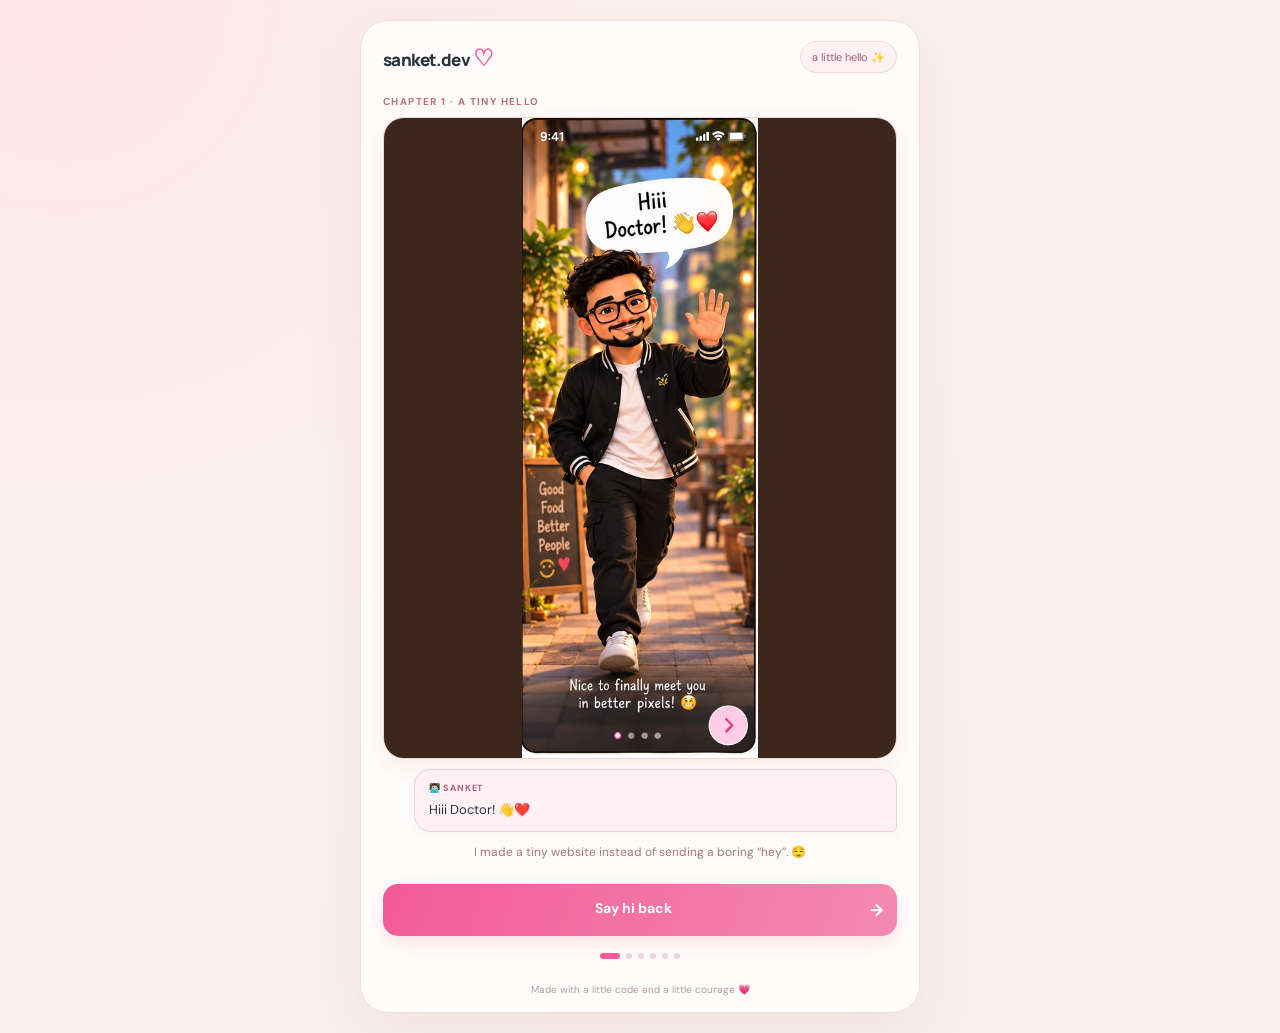
<file: index.html>
<!doctype html>
<html lang="en">
<head>
<meta charset="utf-8">
<meta name="viewport" content="width=device-width, initial-scale=1">
<meta name="theme-color" content="#fff8f6">
<title>Hi Doctor! — sanket.dev</title>
<link rel="stylesheet" href="style.css">
</head>
<body>
<main class="app">
  <header class="nav">
    <div class="wordmark">sanket.dev<span>♡</span></div>
    <div class="nav-note">a little hello ✨</div>
  </header>

  <!-- 1: Sanket says hi -->
  <section class="scene active" id="scene-1">
    <p class="eyebrow">Chapter 1 · A tiny hello</p>
    <figure class="art"><img src="assets/story-panel-1.jpg" alt="Sanket's character waving hello"></figure>
    <div class="speech one"><b>👨🏻‍💻 SANKET</b>Hiii Doctor! 👋❤️</div>
    <p class="caption">I made a tiny website instead of sending a boring “hey”. 😌</p>
    <button class="primary" data-next="scene-2">Say hi back <span>→</span></button>
    <div class="progress"><i class="on"></i><i></i><i></i><i></i><i></i><i></i></div>
  </section>

  <!-- 2: She says hi -->
  <section class="scene" id="scene-2">
    <p class="eyebrow">Chapter 2 · Your turn</p>
    <figure class="art"><img src="assets/story-panel-2.jpg" alt="The doctor character waving hello"></figure>
    <div class="speech two"><b>👩🏻‍⚕️ DOCTOR</b>Hiii! 😊 So… you really made a whole website just to say hi?</div>
    <div class="speech one"><b>👨🏻‍💻 SANKET</b>Obviously. A normal “hey” didn’t feel creative enough. 😂</div>
    <button class="primary" data-next="scene-3">Okay, let's talk <span>→</span></button>
    <button class="back" data-prev="scene-1">← Back</button>
    <div class="progress"><i></i><i class="on"></i><i></i><i></i><i></i><i></i></div>
  </section>

  <!-- 3: Her interests -->
  <section class="scene" id="scene-3">
    <p class="eyebrow">Chapter 3 · Your side</p>
    <h2>First, tell me about you 💗</h2>
    <figure class="art"><img src="assets/story-panel-4.jpg" alt="The doctor and Sanket chatting at the café"></figure>
    <div class="speech two"><b>👩🏻‍⚕️ DOCTOR</b>I’m into art, writing, coffee, and good food. Fries and biryani are always a yes. 🍟🍛</div>
    <div class="chips"><span>🎨 Art</span><span>✍️ Writing</span><span>☕ Coffee</span><span>🚗 Learning to drive</span><span>🍟 Fries</span><span>🍛 Biryani</span></div>
    <button class="primary" data-next="scene-4">Your turn, Sanket →</button>
    <button class="back" data-prev="scene-2">← Back</button>
    <div class="progress"><i></i><i></i><i class="on"></i><i></i><i></i><i></i></div>
  </section>

  <!-- 4: His interests -->
  <section class="scene" id="scene-4">
    <p class="eyebrow">Chapter 4 · My side</p>
    <h2>Now, a little about me 😎</h2>
    <figure class="art"><img src="assets/story-panel-3.jpg" alt="Sanket and the doctor meeting in a café"></figure>
    <div class="speech one"><b>👨🏻‍💻 SANKET · AI ENGINEER</b>I’m into travel, technology and building things. I love discovering new places, good music, and conversations that don’t feel forced. ✈️🤖</div>
    <div class="speech two"><b>👩🏻‍⚕️ DOCTOR</b>Okay, AI Engineer… what’s your most important food opinion? 👀</div>
    <button class="primary" data-next="scene-5">I think you can guess… <span>→</span></button>
    <button class="back" data-prev="scene-3">← Back</button>
    <div class="progress"><i></i><i></i><i></i><i class="on"></i><i></i><i></i></div>
  </section>

  <!-- 5: More conversation -->
  <section class="scene" id="scene-5">
    <p class="eyebrow">Chapter 5 · Important research</p>
    <h2>We might have a shared priority 😂</h2>
    <figure class="art"><img src="assets/cafe-shared-food.jpg" alt="The two characters sharing biryani and fries at a warm café"></figure>
    <div class="speech two"><b>👩🏻‍⚕️ DOCTOR</b>Let me guess… food? 😄</div>
    <div class="speech one"><b>👨🏻‍💻 SANKET</b>Correct. Especially fries and biryani. We’re already making excellent progress. 😂</div>
    <p class="caption">Good food. Better conversations. Maybe a little chaos. 💗</p>
    <button class="primary" data-next="scene-6">Ask the big question 🍟 <span>→</span></button>
    <button class="back" data-prev="scene-4">← Back</button>
    <div class="progress"><i></i><i></i><i></i><i></i><i class="on"></i><i></i></div>
  </section>

  <!-- 6: Biryani question -->
  <section class="scene food-scene" id="scene-6">
    <p class="eyebrow">Chapter 6 · A very serious question</p>
    <h2>Are you up for fries<br>and biryani? 🍟🍛</h2>
    <figure class="art"><img src="assets/fries-biryani-question.jpg" alt="The couple asking about fries and biryani in real life"></figure>
    <div class="speech one"><b>👨🏻‍💻 SANKET</b>Same food. Better conversations. Let’s see where this goes… ❤️</div>
    <button class="primary" id="yes-button">Yesss! 😍 <span>♥</span></button>
    <button class="secondary" id="think-button">Give me a moment… 🤔</button>
    <p class="reaction" id="reaction" aria-live="polite"></p>
    <div class="progress"><i></i><i></i><i></i><i></i><i></i><i class="on"></i></div>
  </section>

  <!-- 7: Happy response scene -->
  <section class="scene" id="scene-7">
    <p class="eyebrow">Chapter 7 · Well, this got exciting 💗</p>
    <figure class="art celebration-art"><img src="assets/meet-soon-celebration.jpg" alt="The couple celebrating with the message We'll meet soon then"></figure>
    <p class="caption">I’m smiling already. 🥹❤️</p>
    <button class="primary" data-next="scene-contact">One last little thing <span>→</span></button>
    <button class="back" data-prev="scene-6">← Back</button>
    <div class="progress"><i></i><i></i><i></i><i></i><i></i><i></i><i class="on"></i></div>
  </section>

  <!-- Optional contact follow-up -->
  <section class="scene" id="scene-contact">
    <p class="eyebrow">One last little question 💌</p>
    <h2>Keep the conversation going?</h2>
    <figure class="art contact-art"><img src="assets/cafe-shared-food.jpg" alt="The two characters smiling together over café food"></figure>
    <p class="body-copy">If you're comfortable, you can share your Instagram or phone number. “Not yet” is completely okay, too. 💗</p>
    <form id="contact-form">
      <div class="choices">
        <label><input type="radio" name="contactType" value="Instagram" checked><span>Instagram</span></label>
        <label><input type="radio" name="contactType" value="Phone number"><span>Phone number</span></label>
        <label><input type="radio" name="contactType" value="Not yet"><span>Not yet 😊</span></label>
      </div>
      <label class="field-label" for="contact">Optional contact</label>
      <input id="contact" name="contact" type="text" placeholder="Your Instagram ID (e.g. @yourname)" autocomplete="off">
      <label class="field-label" for="message">A little message (optional)</label>
      <textarea id="message" name="message" rows="2" placeholder="Anything you'd like to say…"></textarea>
      <label class="consent"><input type="checkbox" id="consent"><span>I'm comfortable sharing the details I entered.</span></label>
      <button class="primary" type="submit">Send my answer <span>♡</span></button>
      <p class="privacy">No pressure at all. The fries will survive either way. 🍟</p>
      <p class="form-status" id="form-status" aria-live="polite"></p>
    </form>
    <button class="back" data-prev="scene-6">← Back</button>
  </section>
  <footer>Made with a little code and a little courage 💗</footer>
</main>
<script>window.FORM_ENDPOINT = "https://formspree.io/f/moejgpkd";</script>
<script src="script.js"></script>
</body>
</html>
</file>
<file: style.css>
@import url('https://fonts.googleapis.com/css2?family=DM+Sans:wght@400;500;600;700&family=Manrope:wght@400;500;600;700;800&display=swap');
:root{--pink:#f35c96;--pink2:#f48ab0;--ink:#29333e;--muted:#77727a;--line:#f1dcdf}
*{box-sizing:border-box}
body{margin:0;min-height:100vh;background:radial-gradient(circle at 5% 0,#ffe5ec,transparent 34%),linear-gradient(145deg,#fbf0ed,#f8efec);font-family:'DM Sans',sans-serif;color:var(--ink);padding:20px}
.app{width:min(100%,560px);margin:0 auto;min-height:calc(100vh - 40px);background:rgba(255,253,252,.96);border:1px solid #f0dfe0;border-radius:28px;box-shadow:0 20px 60px #93676a16;padding:20px 22px 14px;display:flex;flex-direction:column;overflow:hidden}
.nav{display:flex;align-items:center;justify-content:space-between;margin-bottom:18px}.wordmark{font:800 17px Manrope,sans-serif;letter-spacing:-.6px}.wordmark span{color:var(--pink);font-size:23px;margin-left:3px}.nav-note{font-size:11px;color:#a35e77;background:#fff0f4;border:1px solid #f7d8e0;padding:8px 11px;border-radius:99px}
.scene{display:none;animation:enter .32s ease}.scene.active{display:block}@keyframes enter{from{opacity:0;transform:translateY(8px)}to{opacity:1;transform:translateY(0)}}
.eyebrow{text-transform:uppercase;letter-spacing:1.4px;font-size:10px;font-weight:700;color:#b86e85;margin:4px 0 9px}
h1,h2{font-family:Manrope,sans-serif;letter-spacing:-1px;line-height:1.12;margin:0 0 12px}h1{font-size:clamp(32px,7vw,43px)}h2{font-size:clamp(25px,5.6vw,32px)}
.art{margin:0;border-radius:21px;overflow:hidden;background:#fae5da;border:1px solid #efd5cb;box-shadow:0 8px 24px #5e342b12}.art img{width:100%;height:auto;max-height:640px;object-fit:contain;display:block;background:#3d261c}
.caption{text-align:center;color:#a87876;font-size:12px;line-height:1.5;margin:11px 0 13px}
.primary,.secondary{width:100%;border-radius:15px;padding:15px 14px;font:700 14px 'DM Sans',sans-serif;cursor:pointer;transition:transform .15s,box-shadow .15s}.primary{background:linear-gradient(110deg,var(--pink),var(--pink2));border:0;color:white;box-shadow:0 8px 18px #f36d9b2c;margin-top:10px}.primary span{float:right;font-size:17px}.primary:active,.secondary:active{transform:scale(.985)}.secondary{margin-top:9px;border:1px solid #e9d6d9;background:#fffaf9;color:#504750}
.back{display:block;border:0;background:none;color:#987583;font:500 12px 'DM Sans',sans-serif;padding:9px;margin:2px auto 0;cursor:pointer}
.progress{display:flex;justify-content:center;gap:6px;margin:17px 0 4px}.progress i{width:6px;height:6px;border-radius:99px;background:#e8d7dc}.progress i.on{width:20px;background:var(--pink)}
.speech{max-width:94%;border-radius:16px;padding:12px 14px;font-size:13px;line-height:1.5;box-shadow:0 4px 13px #6b4a4a0a;margin-top:10px}.speech b{display:block;font-size:9px;letter-spacing:.8px;color:#b65e7d;margin-bottom:4px}.speech.one{margin-left:auto;background:#fff0f5;border:1px solid #f4d0dd;border-bottom-right-radius:5px}.speech.two{margin-right:auto;background:#fff;border:1px solid #f0dce1;border-bottom-left-radius:5px}
.chips{display:flex;gap:7px;flex-wrap:wrap;margin:12px 0}.chips span{border:1px solid #f0dce0;border-radius:99px;background:#fffaf9;padding:7px 10px;font-size:11px;color:#806b76}
.food-scene h2 em{font-style:normal;color:#e85f91}.reaction{min-height:38px;text-align:center;color:#b75b7b;font-size:12px;line-height:1.45;margin:10px 3px 0}
.body-copy{font-size:13px;line-height:1.6;color:#706e77}.contact-art img{max-height:350px}
.choices{display:grid;grid-template-columns:repeat(3,1fr);gap:6px;margin:13px 0}.choices label input{position:absolute;opacity:0}.choices label span{display:flex;align-items:center;justify-content:center;text-align:center;min-height:42px;padding:7px;border:1px solid #efdcdf;border-radius:12px;background:#fff;color:#766973;font-size:11px}.choices input:checked+span{background:#fff0f5;border-color:#f18aab;color:#bd5278;font-weight:700}
.field-label{display:block;font-size:11px;color:#8a7880;font-weight:700;margin:11px 0 5px}input[type=text],input[type=tel],textarea{width:100%;border:1px solid #ecdfe0;background:#fffdfc;border-radius:12px;padding:12px;font:13px 'DM Sans',sans-serif;color:var(--ink);outline:none}textarea{resize:vertical}input:focus,textarea:focus{border-color:#ed91ad;box-shadow:0 0 0 3px #fce4ec}.consent{display:flex;gap:8px;align-items:flex-start;font-size:11px;color:#827780;line-height:1.45;margin:12px 0}.consent input{accent-color:var(--pink);margin-top:2px}.privacy{text-align:center;color:#9c8b92;font-size:10px;line-height:1.5;margin:11px 5px}.form-status{text-align:center;color:#ad5375;font-size:12px;line-height:1.5}
footer{text-align:center;color:#b09aa1;font-size:10px;margin-top:auto;padding:20px 0 2px}
@media(max-width:480px){body{padding:0;background:#fff8f6}.app{width:100%;min-height:100vh;border-radius:0;border:0;padding:17px 16px 12px;box-shadow:none}.art img{max-height:none}}

.celebration-art img{max-height:680px;object-fit:contain;}
</file>
